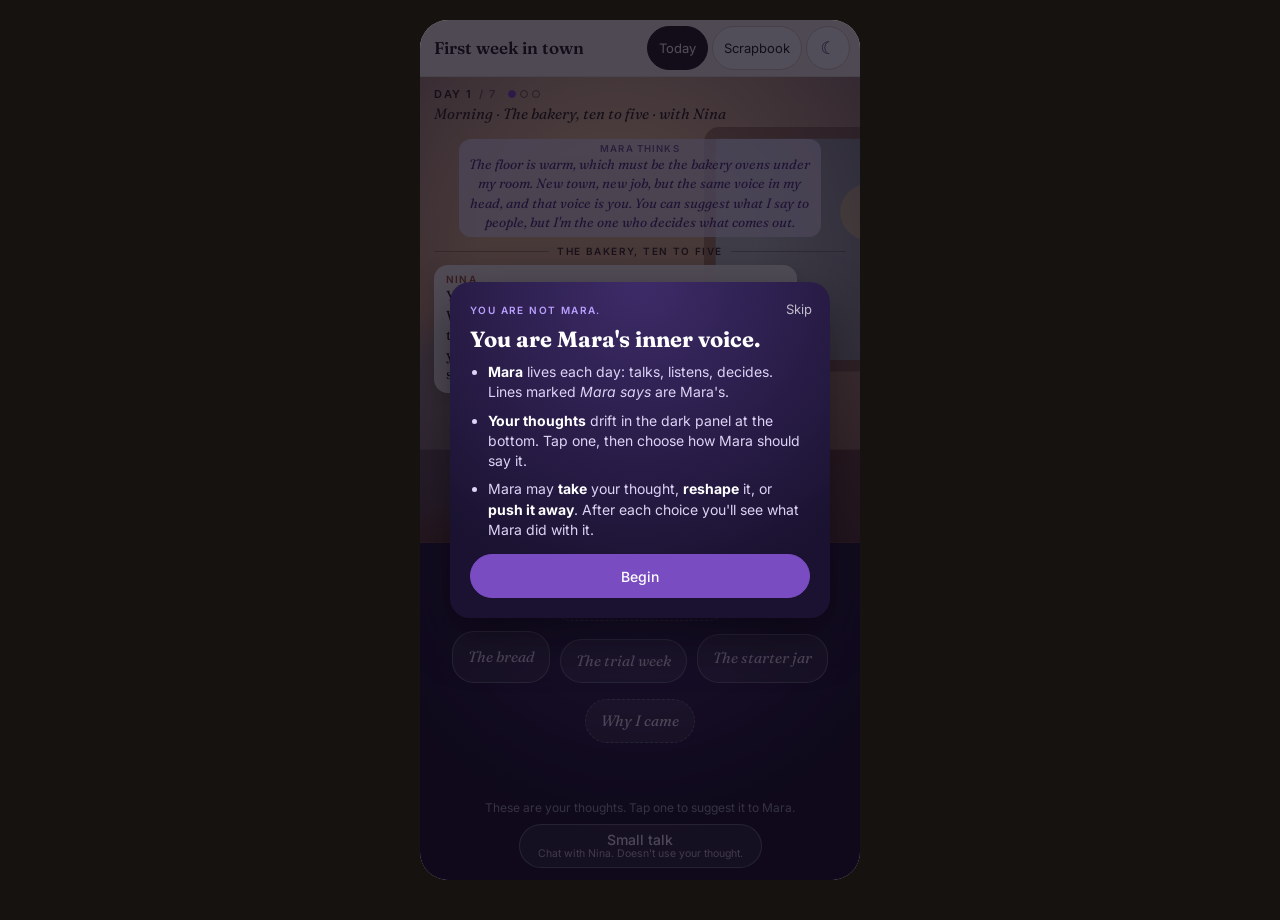
<file: inner-voice/index.html>
<!doctype html>
<html lang="en">
  <head>
    <meta charset="utf-8" />
    <meta name="viewport" content="width=device-width, initial-scale=1, viewport-fit=cover" />
    <meta name="theme-color" content="#15120f" />
    <meta name="color-scheme" content="light" />
    <meta name="mobile-web-app-capable" content="yes" />
    <meta name="apple-mobile-web-app-capable" content="yes" />
    <meta name="apple-mobile-web-app-status-bar-style" content="black-translucent" />
    <meta name="apple-mobile-web-app-title" content="Inner Voice" />
    <meta name="robots" content="noindex" />
    <title>Inner Voice</title>
    <link rel="manifest" href="/inner-voice/manifest.webmanifest" />
    <link rel="icon" href="/inner-voice/icon.svg" type="image/svg+xml" />
    <link rel="icon" href="/inner-voice/icon-192.png" type="image/png" sizes="192x192" />
    <link rel="apple-touch-icon" href="/inner-voice/apple-touch-icon.png" />
    <link rel="preconnect" href="https://fonts.googleapis.com" />
    <link rel="preconnect" href="https://fonts.gstatic.com" crossorigin />
    <link
      href="https://fonts.googleapis.com/css2?family=Caveat:wght@400;700&family=Fraunces:ital,opsz,wght@0,9..144,300..700;1,9..144,300..700&family=Inter:wght@400;500;600&family=Kalam:wght@300;400&display=swap"
      rel="stylesheet"
    />
    <script type="module" crossorigin src="/inner-voice/assets/index-D3zIczxz.js"></script>
    <link rel="stylesheet" crossorigin href="/inner-voice/assets/index-5DAztn97.css">
  </head>
  <body>
    <div id="app"></div>
  </body>
</html>
</file>
<file: inner-voice/assets/index-5DAztn97.css>
:root{--bg: #f4f1ea;--ink: #1f1b16;--muted: #6b6358;--accent: #7a4cc2;--line: #e2dccf;--partner: #a0522d;--self: #3c6e71}*{box-sizing:border-box}html,body{margin:0;height:100%}html{-webkit-text-size-adjust:100%;text-size-adjust:100%}body{background:#15120f;color:var(--ink);font-family:Inter,system-ui,sans-serif;line-height:1.45;overflow-wrap:anywhere}button{font:inherit;color:inherit;touch-action:manipulation;-webkit-tap-highlight-color:transparent}.shell{max-width:440px;height:100dvh;margin:0 auto;background:var(--bg);display:flex;flex-direction:column;position:relative;overflow:hidden;padding-left:env(safe-area-inset-left);padding-right:env(safe-area-inset-right)}@media(min-width:600px)and (min-height:700px){.shell{height:min(860px,100dvh);margin-top:max(0px,calc((100dvh - 860px)/2));border-radius:28px}}.top{position:relative;z-index:40;display:flex;align-items:center;justify-content:space-between;gap:8px;padding:calc(6px + env(safe-area-inset-top)) 10px 6px 14px;border-bottom:1px solid var(--line)}.title{min-width:0;display:flex;align-items:center;font-family:Fraunces,Georgia,serif;font-weight:600;font-size:17px}.title-text{min-width:0;overflow:hidden;text-overflow:ellipsis;white-space:nowrap}.badge{flex:none;margin-left:8px;font:600 9px Inter;letter-spacing:.14em;text-transform:uppercase;color:#fff;background:#b07a2a;padding:2px 6px;border-radius:999px}.top-right{flex:none;display:flex;align-items:center;gap:4px}.tabs{display:flex;gap:4px}.tabs button{min-height:44px;border:1px solid #d8d0c0;background:#fff;border-radius:999px;padding:0 11px;font-size:13px;cursor:pointer}.tabs button.on{background:var(--ink);color:#fff;border-color:var(--ink)}.notice{background:#fff3d6;border-bottom:1px solid #ead9a8;font-size:13px;padding:8px 14px}main{flex:1;min-height:0;display:flex;flex-direction:column}.btn{font:500 14px Inter,sans-serif;min-height:44px;padding:0 18px;border-radius:999px;border:1px solid #cfc6b5;background:#fff;cursor:pointer;color:var(--ink)}.btn.primary{background:var(--accent);border-color:var(--accent);color:#fff}.btn.danger{background:#b03a2e;border-color:#b03a2e;color:#fff}.btn:active{filter:brightness(.9)}@media(hover:hover){.btn:not(.primary):not(.danger):hover{background:var(--ink);color:#fff;border-color:var(--ink)}}.mindscape{flex:1;min-height:0;display:flex;flex-direction:column}.scene{position:relative;flex:1 1 0;min-height:30%;display:flex;flex-direction:column;overflow:hidden;transition:filter 1.4s ease}.backdrop{position:absolute;inset:0;width:100%;height:100%;transition:filter 1.4s ease}.scene:after{content:"";position:absolute;inset:0;pointer-events:none;background:radial-gradient(ellipse at 45% 45%,transparent 40%,rgba(25,12,40,.45) 100%);transition:opacity 1.4s}[data-mood=tense] .backdrop{filter:saturate(.45) contrast(1.1) brightness(.88) blur(.6px)}[data-mood=low] .backdrop{filter:saturate(.2) contrast(1.15) brightness(.7) blur(1px)}[data-mood=bright] .backdrop{filter:saturate(1.35) brightness(1.08) sepia(.12)}[data-mood=bright] .scene:after{opacity:.3}.scene-head{position:relative;z-index:2;padding:10px 14px 6px;color:#2b2118}.when{font:600 11px Inter;letter-spacing:.14em;text-transform:uppercase;display:flex;align-items:center;gap:6px}.when .of{opacity:.55}.slots{display:inline-flex;gap:4px;margin-left:6px}.slot{width:8px;height:8px;border-radius:50%;border:1.5px solid #2b2118;display:inline-block;opacity:.6}.slot.past{background:#2b2118}.slot.current{background:var(--accent);border-color:var(--accent);opacity:1}.where{font-family:Fraunces,serif;font-size:15px;font-style:italic;margin-top:2px}.gap-note{position:relative;z-index:2;align-self:center;margin:0 14px;padding:3px 12px;border-radius:999px;background:#241640c7;color:#e9e0ff;font-family:Fraunces,serif;font-style:italic;font-size:13px}.gap-note span{margin-right:5px;font-style:normal}.log{position:relative;z-index:2;flex:1;overflow-y:auto;padding:8px 14px 14px;display:flex;flex-direction:column;gap:8px;scrollbar-width:thin}.entry{max-width:88%;font-size:14.5px}.entry.say{background:#fffdf8f0;border-radius:14px;padding:8px 12px;font-family:Fraunces,serif;line-height:1.35;box-shadow:0 6px 18px #00000024;align-self:flex-start}.entry.say b{display:block;font:600 10px Inter;letter-spacing:.12em;text-transform:uppercase;color:var(--partner);margin-bottom:2px}.entry.say.self{align-self:flex-end}.entry.say.self b{color:var(--self)}.entry.say.self{border:1.5px solid rgba(60,110,113,.45)}.entry.inner b,.entry.voice b,.thought .who{display:block;font:600 9.5px Inter;font-style:normal;letter-spacing:.12em;text-transform:uppercase;opacity:.75;margin-bottom:1px}.entry.voice b{display:inline;opacity:1;color:#d9c8ff;margin:0 2px 0 0}.entry.inner{align-self:center;text-align:center;font-family:Fraunces,serif;font-style:italic;color:#4b2f7a;background:#f0e8ffb8;border-radius:12px;padding:4px 10px;font-size:13.5px}.entry.voice{align-self:center;text-align:center;font:500 13px Inter;color:#fff;background:#3d2b68e0;border-radius:12px;padding:4px 12px}.entry.scene-change{align-self:stretch;max-width:none;display:flex;align-items:center;gap:8px;font:600 10px Inter;letter-spacing:.14em;text-transform:uppercase;color:#3a2a1e}.entry.scene-change:before,.entry.scene-change:after{content:"";flex:1;height:1px;background:#3a2a1e59}.entry.scene-change span{flex:none;max-width:80%;text-align:center}.entry.narration{align-self:center;max-width:94%;text-align:center;font-family:Fraunces,serif;font-style:italic;font-size:14px;line-height:1.4;color:#2e2218;background:#fffaf09e;border-radius:4px;padding:4px 10px}.entry.narration.intro{background:#fffaf0cc;border-left:3px solid rgba(58,42,30,.35);border-radius:2px;text-align:left;font-size:13.5px}.entry.narration.transition{background:none;font-size:13px;color:#4a3a2c}.mind{position:relative;flex:0 1 auto;min-height:max(42%,240px);max-height:62%;display:flex;flex-direction:column;gap:8px;padding:12px 14px calc(12px + env(safe-area-inset-bottom));background:radial-gradient(circle at 50% 0%,#3d2b68,#120c22 72%);overflow:hidden;color:#efe8ff}.mind-head{flex:none;text-align:center;font:600 10px Inter;letter-spacing:.14em;text-transform:uppercase;color:#ffffff9e}.mind-head .you{display:inline-block;margin-right:4px;padding:1px 7px;border-radius:999px;background:#b9a0ff;color:#1d1236}.stage{position:relative;flex:none;height:44px}.resolution .stage{height:58px}.attention{position:absolute;left:50%;top:0;transform:translate(-50%);width:min(180px,100%);height:44px;border-radius:999px;border:1px dashed rgba(255,255,255,.3);color:#ffffff59;font:500 10px Inter;letter-spacing:.14em;text-transform:uppercase;display:grid;place-items:center}.mind-body{flex:1;min-height:0;overflow-x:hidden;overflow-y:auto;overscroll-behavior:contain}.cloud{display:flex;flex-wrap:wrap;justify-content:center;align-content:flex-start;gap:6px 10px;padding:2px 4px 12px}.chip{position:relative;max-width:100%;min-height:44px;padding:8px 15px;border-radius:22px;background:#ffffff1a;border:1px solid rgba(255,255,255,.28);color:#efe8ff;font-family:Fraunces,serif;font-style:italic;font-size:15px;line-height:1.2;text-align:center;cursor:pointer;animation:drift 6s ease-in-out infinite;transition:background .3s,box-shadow .3s}.chip.held{border-style:dashed}.chip:active{background:#ffffff38}@media(hover:hover){.chip:hover{background:#fff3;box-shadow:0 0 18px #bea0ff80}}.chip.picked{position:absolute;left:50%;top:0;transform:translate(-50%);max-width:100%;overflow:hidden;text-overflow:ellipsis;white-space:nowrap;animation:settle-in .5s ease-out both;background:#bea0ff4d;box-shadow:0 0 22px #bea0ff99}@keyframes drift{0%,to{transform:translate(0)}50%{transform:translate(3px,-5px)}}@keyframes settle-in{0%{opacity:.3;top:40px}to{opacity:1;top:0}}.tones{display:flex;flex-wrap:wrap;gap:8px;justify-content:center;padding:6px 0 8px}.tones .prompt{width:100%;text-align:center;font:500 10px Inter;letter-spacing:.14em;text-transform:uppercase;color:#ffffff80}.tone{min-height:44px;border:1px solid rgba(255,255,255,.35);background:#ffffff14;color:#efe8ff;border-radius:999px;padding:0 18px;cursor:pointer;font-size:14px}.tone:active{background:#efe8ff;color:#241640}@media(hover:hover){.tone:hover{background:#efe8ff;color:#241640}}.hint{flex:none;text-align:center;font-size:12px;color:#fff9}.hint .asked{color:#ffd98a;font-weight:600}.btn.small-talk{display:inline-flex;flex-direction:column;align-items:center;justify-content:center;line-height:1.15}.btn.small-talk small{font-size:10.5px;font-weight:400;opacity:.75}.resolution{flex:1;min-height:0;display:flex;flex-direction:column;gap:8px}.chip-res{position:absolute;left:50%;top:0;max-width:100%;min-height:44px;line-height:26px;padding:8px 15px;border-radius:22px;border:1px solid rgba(255,255,255,.3);background:#ffffff1f;font-family:Fraunces,serif;font-style:italic;font-size:15px;line-height:1.2;white-space:nowrap;overflow:hidden;text-overflow:ellipsis;transform:translate(-50%)}.chip-res small{display:block;font:600 9.5px Inter;font-style:normal;letter-spacing:.1em;text-transform:uppercase;opacity:.7;margin-bottom:2px}.resolution.accept .suggested{background:#bea0ff59;box-shadow:0 0 22px #bea0ffa6;animation:settle .8s ease-out both}.resolution.reshape .suggested{animation:morph-out 1s ease both}.resolution.reshape .actual{background:#78c8be40;border-color:#a0e6dc99;animation:morph-in 1s ease both}.resolution.reject .suggested{animation:shake .5s,push-away 1.2s .5s ease-in both}.resolution.reject .actual{animation:morph-in .8s 1s ease both}@keyframes settle{0%{top:90px;opacity:.4}to{top:0;opacity:1}}@keyframes morph-out{0%{opacity:1}to{opacity:0;top:46px}}@keyframes morph-in{0%{opacity:0;filter:blur(4px)}to{opacity:1;filter:none}}@keyframes shake{0%,to{margin-left:0}20%{margin-left:-9px}40%{margin-left:8px}60%{margin-left:-6px}80%{margin-left:4px}}@keyframes push-away{to{top:200px;opacity:0}}.outcome{margin:2px 4px 0;padding:8px 12px;border-radius:10px;border-left:4px solid #b9a0ff;background:#ffffff14}.resolution.reshape .outcome{border-left-color:#7fd6c9}.resolution.reject .outcome{border-left-color:#f0a08a}.you-suggested{margin-bottom:3px;font:600 10px Inter;letter-spacing:.08em;text-transform:uppercase;color:#ffffff9e}.verdict{font:600 14px Inter;color:#fff}.verdict .icon{display:inline-block;width:1.3em}.recap{margin-top:3px;font-size:13.5px;line-height:1.4;color:#ffffffd1}.thought{margin:10px 14px 0;padding:8px 14px;border-radius:18px 18px 18px 4px;border:1px dashed rgba(217,204,255,.45);color:#d9ccff;font-family:Fraunces,serif;font-style:italic;font-size:15px;line-height:1.4;text-align:center;animation:morph-in .8s .3s both}.legend{margin:10px 4px 4px;font-size:12.5px;color:#ffffffb3}.legend summary{min-height:44px;display:flex;align-items:center;justify-content:center;cursor:pointer;text-decoration:underline dotted}.legend ul{margin:0;padding-left:18px;display:flex;flex-direction:column;gap:4px}.legend b{color:#fff}.rest{flex:1;min-height:0;display:grid;place-content:center;text-align:center;padding:0 24px;color:#d9ccff}.rest p{margin:0 0 4px;font-size:14px}.rest .big{font-family:Fraunces,serif;font-size:22px;color:#fff}.actions{flex:none;display:flex;flex-wrap:wrap;gap:8px;justify-content:center}.actions:empty{display:none}.actions .btn:not(.primary){background:#ffffff1a;border-color:#ffffff4d;color:#efe8ff}.actions .btn:not(.primary):active{background:#efe8ff;color:#241640}@media(hover:hover){.actions .btn:not(.primary):hover{background:#efe8ff;color:#241640}}@media(prefers-reduced-motion:reduce){*,*:before,*:after{animation-duration:.01ms!important;animation-iteration-count:1!important;animation-delay:0s!important;transition-duration:.01ms!important}}.intro{position:absolute;inset:0;z-index:60;display:grid;place-items:center;padding:calc(16px + env(safe-area-inset-top)) 16px calc(16px + env(safe-area-inset-bottom));background:#0e091ab8;overflow-y:auto;animation:morph-in .4s both}.intro-card{position:relative;width:100%;max-width:380px;background:radial-gradient(circle at 50% 0%,#3d2b68,#1a1230 80%);color:#efe8ff;border-radius:20px;padding:22px 20px 20px;box-shadow:0 20px 50px #00000073;display:flex;flex-direction:column;gap:10px}.intro-card h2{margin:0;font-family:Fraunces,Georgia,serif;font-size:22px;line-height:1.2;color:#fff}.intro-kicker{margin:0;padding-right:64px;font:600 10px Inter;letter-spacing:.14em;text-transform:uppercase;color:#b9a0ff}.intro-card ul{margin:0;padding-left:18px;display:flex;flex-direction:column;gap:8px;font-size:14px;line-height:1.45;color:#ddd3f5}.intro-card b{color:#fff}.intro-card .btn{align-self:stretch;margin-top:4px}.intro-skip{position:absolute;top:6px;right:6px;min-width:44px;min-height:44px;padding:0 12px;border:0;background:transparent;color:#ffffffb3;font-size:13px;cursor:pointer}.scrapbook{flex:1;min-height:0;display:flex;flex-direction:column;background:#fbf6ea}.scrapbook.empty{display:grid;place-content:center;text-align:center;font-family:Kalam,cursive;color:#6b6358;padding:24px}.pages{flex:none;display:flex;gap:4px;padding:6px 14px;border-bottom:1px solid #e8dfc8;overflow-x:auto;overscroll-behavior-x:contain}.pages button{flex:none;min-width:44px;min-height:44px;border:1px solid #d8cdb2;background:#fff;border-radius:8px;padding:0 8px;font-family:Caveat,cursive;font-size:20px;cursor:pointer}.pages button.on{background:#3b3a5a;color:#fff;border-color:#3b3a5a}.page{flex:1;overflow-y:auto;overflow-x:hidden;padding:16px 20px calc(40px + env(safe-area-inset-bottom));background-image:repeating-linear-gradient(transparent 0 25px,#d5dce6 25px 26px);background-position:0 58px;font-family:Kalam,cursive;color:#33302b;position:relative}.date{font-family:Caveat,cursive;font-weight:400;font-size:30px;line-height:1;color:#3b3a5a;margin:0 0 14px}.date .whose{display:block;margin-top:2px;font:600 10px Inter;letter-spacing:.12em;text-transform:uppercase;color:#9a8f7c}.body{font-size:15.5px;line-height:26px}.body .entry{max-width:none;font-size:inherit;margin-bottom:6px;position:relative}.body .meta{font-family:Inter;font-size:10px;letter-spacing:.12em;text-transform:uppercase;color:#9a8f7c}.body p{margin:0}.body .close{margin-top:10px;font-style:italic}.margin{display:block;font-family:Caveat,cursive;font-size:20px;line-height:1.05;color:#2948a8;margin:2px 0 8px 28px;animation:morph-in 1.2s both}.margin.m1{transform:rotate(-2deg)}.margin.m2{transform:rotate(1.5deg);margin-left:44px}.margin.loose{margin-top:14px}.margin-when{display:block;font:600 9px Inter;letter-spacing:.1em;text-transform:uppercase;color:#6d7fb8;margin-bottom:1px}.margin-explain{margin:0 14px 8px;padding:8px 10px;border-radius:8px;background:#eef1fb;color:#23305e;font-size:13px;line-height:1.4;display:flex;gap:10px;align-items:center}.margin-explain p{margin:0;flex:1}.margin-explain .btn{flex:none;min-height:40px}.margin.fresh{background:#ffec8c8c;border-radius:4px;padding:0 4px;box-shadow:0 0 0 2px #ffdc5a73}.margin .new-tag{display:inline-block;margin-right:6px;padding:0 5px;border-radius:999px;background:#2948a8;color:#fff;font:600 9px Inter;letter-spacing:.1em;text-transform:uppercase;vertical-align:middle}.margin-cue{margin:0 14px 8px;padding:6px 10px;border-radius:8px;background:#fff4c2;color:#4a3b10;font-size:13px}.ending{margin-top:22px;border-top:1px dashed #c9bda2;padding-top:10px;font-style:italic}.debug{position:relative}.debug-toggle{width:44px;height:44px;border-radius:50%;border:1px solid #d8d0c0;background:#fff;color:#3d2b68;cursor:pointer;font-size:17px;line-height:1;padding:0}.debug.open .debug-toggle{background:#3d2b68;border-color:#3d2b68;color:#fff}.debug-panel{position:absolute;right:0;top:calc(100% + 6px);z-index:50;width:max-content;max-width:min(300px,calc(100vw - 20px));max-height:70dvh;overflow-y:auto;overscroll-behavior:contain;background:#14101ef5;color:#eee;padding:10px;border-radius:12px;box-shadow:0 10px 30px #00000059;display:flex;flex-direction:column;gap:8px;font-size:12px}.stats{display:grid;grid-template-columns:auto 1fr;gap:2px 10px;margin:6px 0 0}.stats dt{color:#a89bc8}.stats dd{margin:0}.fatal{max-width:440px;margin:60px auto;padding:24px;background:var(--bg);border-radius:18px}.fatal h1{font-family:Fraunces,serif}
</file>
